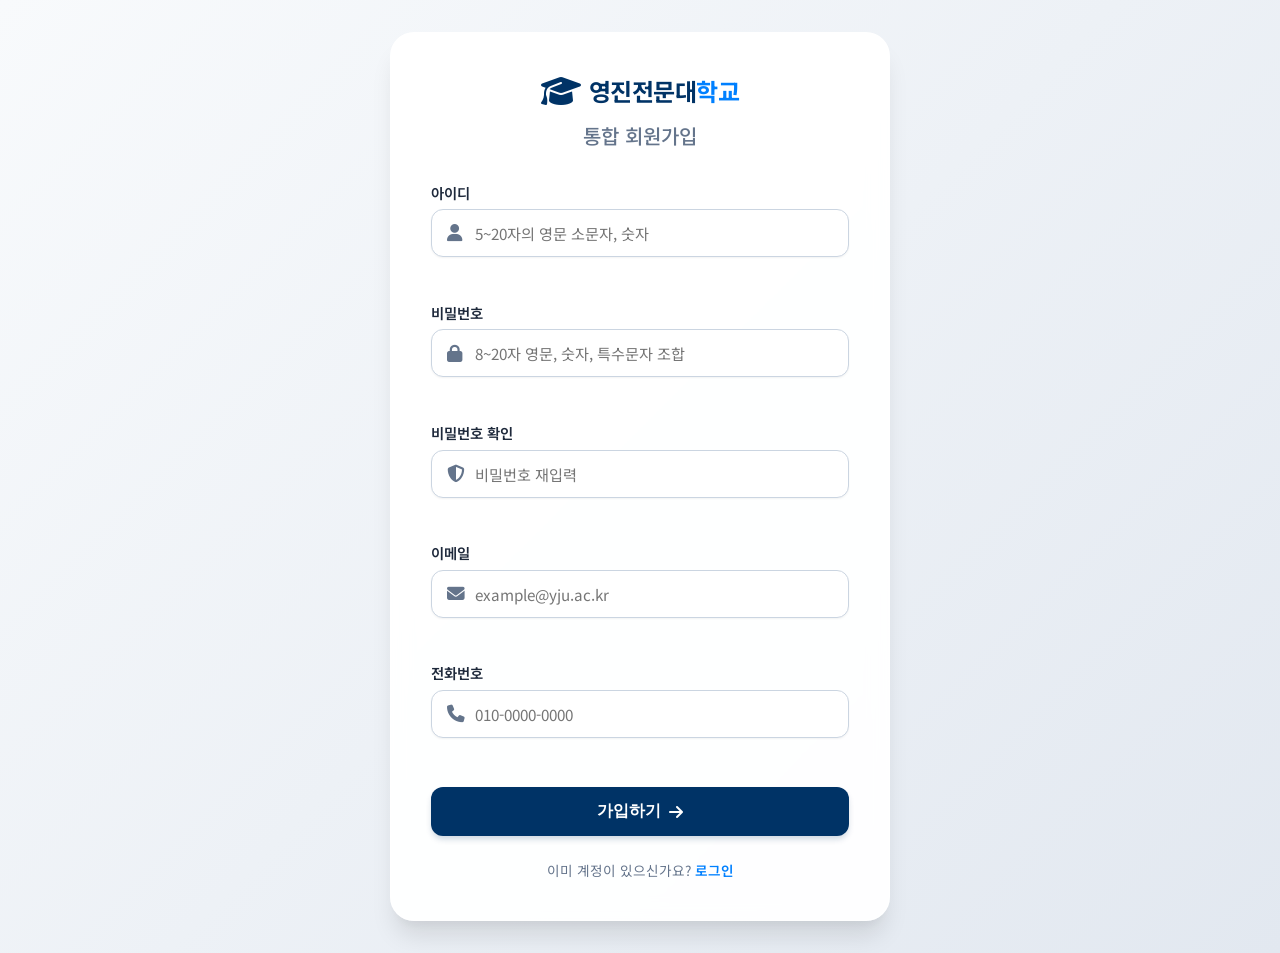
<file: index.html>
<!DOCTYPE html>
<html lang="ko">
<head>
    <meta charset="UTF-8">
    <meta name="viewport" content="width=device-width, initial-scale=1.0">
    <title>영진전문대학교 - 회원가입</title>
    <!-- Font Awesome Icons for beautiful input decorations -->
    <link rel="stylesheet" href="https://cdnjs.cloudflare.com/ajax/libs/font-awesome/6.4.0/css/all.min.css">
    <!-- Custom Style Sheet -->
    <link rel="stylesheet" href="style.css">
</head>
<body>

    <div class="container">
        <main class="card">
            <!-- Header Section -->
            <header class="header">
                <div class="logo-area">
                    <i class="fa-solid fa-graduation-cap logo-icon"></i>
                    <h1 class="logo-text">영진전문대<span>학교</span></h1>
                </div>
                <p class="title">통합 회원가입</p>
            </header>

            <!-- Signup Form -->
            <form id="signupForm" novalidate>
                
                <!-- 아이디 필드 -->
                <div class="form-group">
                    <label for="userId" class="form-label">아이디</label>
                    <div class="input-wrapper">
                        <input type="text" id="userId" class="form-input" placeholder="5~20자의 영문 소문자, 숫자" autocomplete="username" required>
                        <i class="fa-solid fa-user"></i>
                    </div>
                    <div id="userIdError" class="validation-message"></div>
                </div>

                <!-- 비밀번호 필드 -->
                <div class="form-group">
                    <label for="password" class="form-label">비밀번호</label>
                    <div class="input-wrapper">
                        <input type="password" id="password" class="form-input" placeholder="8~20자 영문, 숫자, 특수문자 조합" autocomplete="new-password" required>
                        <i class="fa-solid fa-lock"></i>
                    </div>
                    <div id="passwordError" class="validation-message"></div>
                </div>

                <!-- 비밀번호 확인 필드 -->
                <div class="form-group">
                    <label for="passwordConfirm" class="form-label">비밀번호 확인</label>
                    <div class="input-wrapper">
                        <input type="password" id="passwordConfirm" class="form-input" placeholder="비밀번호 재입력" autocomplete="new-password" required>
                        <i class="fa-solid fa-shield-halved"></i>
                    </div>
                    <div id="passwordConfirmError" class="validation-message"></div>
                </div>

                <!-- 이메일 필드 -->
                <div class="form-group">
                    <label for="email" class="form-label">이메일</label>
                    <div class="input-wrapper">
                        <input type="email" id="email" class="form-input" placeholder="example@yju.ac.kr" autocomplete="email" required>
                        <i class="fa-solid fa-envelope"></i>
                    </div>
                    <div id="emailError" class="validation-message"></div>
                </div>

                <!-- 전화번호 필드 -->
                <div class="form-group">
                    <label for="phone" class="form-label">전화번호</label>
                    <div class="input-wrapper">
                        <input type="tel" id="phone" class="form-input" placeholder="010-0000-0000" autocomplete="tel" required>
                        <i class="fa-solid fa-phone"></i>
                    </div>
                    <div id="phoneError" class="validation-message"></div>
                </div>

                <!-- 회원가입 제출 버튼 -->
                <button type="submit" class="submit-btn">
                    <span>가입하기</span>
                    <i class="fa-solid fa-arrow-right"></i>
                </button>
            </form>

            <footer class="footer-text">
                이미 계정이 있으신가요? <a href="login.html">로그인</a>
            </footer>
        </main>
    </div>

    <!-- 가입 성공 모달 (Modal Overlay & Box) -->
    <div id="successModal" class="modal-overlay">
        <section class="modal" role="dialog" aria-labelledby="modalTitle" aria-describedby="modalDesc">
            <div class="modal-icon">
                <i class="fa-solid fa-circle-check"></i>
            </div>
            <h2 id="modalTitle" class="modal-title">회원가입 완료</h2>
            <p id="modalDesc" class="modal-desc">
                영진전문대학교 통합 회원가입이 완료되었습니다.<br>
                환영합니다!
            </p>
            <button id="modalConfirmBtn" class="modal-btn">확인</button>
        </section>
    </div>

    <!-- Local Supabase JS Client library -->
    <script src="supabase.js"></script>
    <!-- Custom Logic Script -->
    <script src="script.js?v=2"></script>
</body>
</html>
</file>
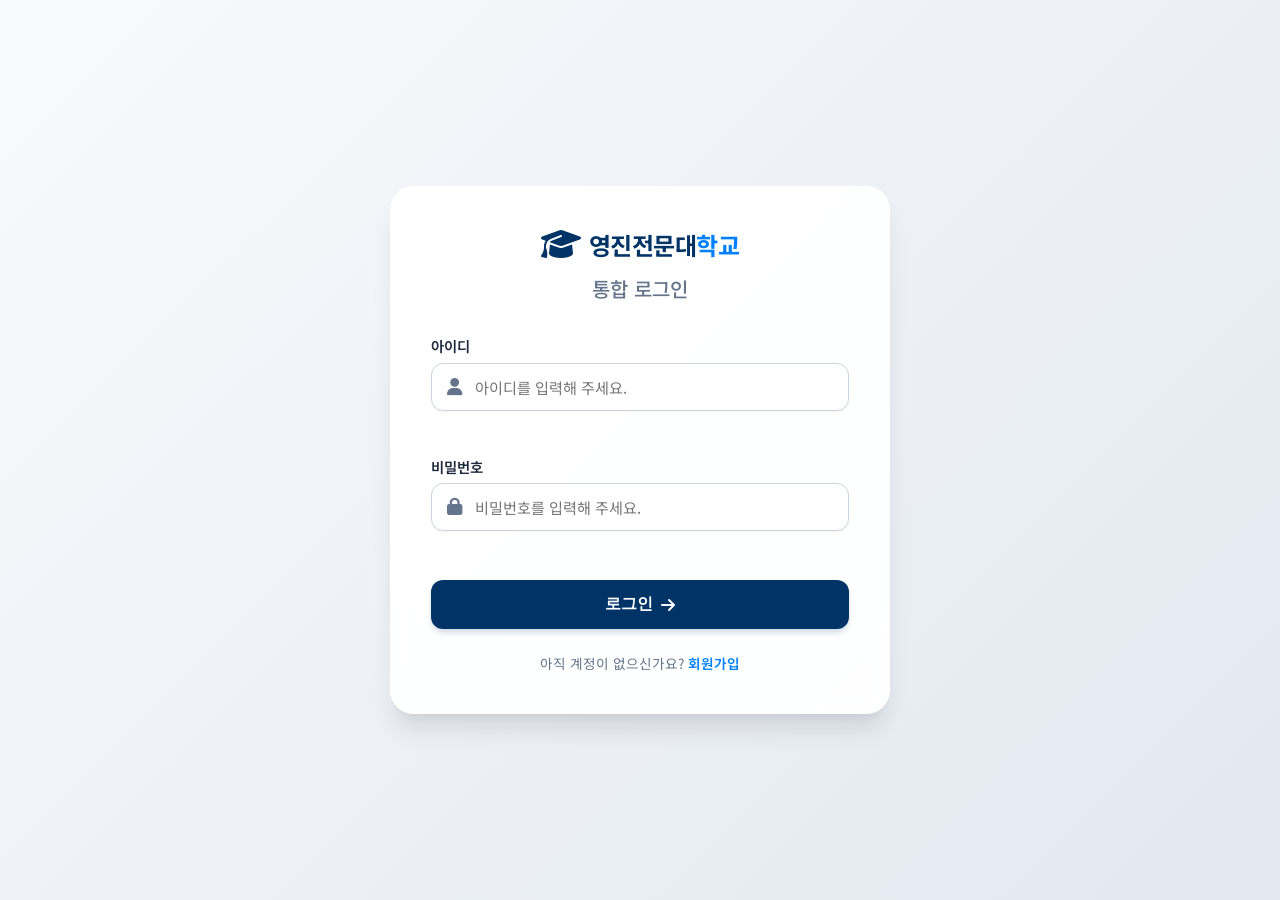
<file: login.html>
<!DOCTYPE html>
<html lang="ko">
<head>
    <meta charset="UTF-8">
    <meta name="viewport" content="width=device-width, initial-scale=1.0">
    <title>영진전문대학교 - 로그인</title>
    <!-- Font Awesome Icons for beautiful input decorations -->
    <link rel="stylesheet" href="https://cdnjs.cloudflare.com/ajax/libs/font-awesome/6.4.0/css/all.min.css">
    <!-- Custom Style Sheet -->
    <link rel="stylesheet" href="style.css">
</head>
<body>

    <div class="container">
        <main class="card">
            <!-- Header Section -->
            <header class="header">
                <div class="logo-area">
                    <i class="fa-solid fa-graduation-cap logo-icon"></i>
                    <h1 class="logo-text">영진전문대<span>학교</span></h1>
                </div>
                <p class="title">통합 로그인</p>
            </header>

            <!-- Login Form -->
            <form id="loginForm" novalidate>
                
                <!-- 아이디 필드 -->
                <div class="form-group">
                    <label for="userId" class="form-label">아이디</label>
                    <div class="input-wrapper">
                        <input type="text" id="userId" class="form-input" placeholder="아이디를 입력해 주세요." autocomplete="username" required>
                        <i class="fa-solid fa-user"></i>
                    </div>
                    <div id="userIdError" class="validation-message"></div>
                </div>

                <!-- 비밀번호 필드 -->
                <div class="form-group">
                    <label for="password" class="form-label">비밀번호</label>
                    <div class="input-wrapper">
                        <input type="password" id="password" class="form-input" placeholder="비밀번호를 입력해 주세요." autocomplete="current-password" required>
                        <i class="fa-solid fa-lock"></i>
                    </div>
                    <div id="passwordError" class="validation-message"></div>
                </div>

                <!-- 로그인 제출 버튼 -->
                <button type="submit" class="submit-btn">
                    <span>로그인</span>
                    <i class="fa-solid fa-arrow-right"></i>
                </button>
            </form>

            <footer class="footer-text">
                아직 계정이 없으신가요? <a href="index.html">회원가입</a>
            </footer>
        </main>
    </div>

    <!-- 로그인 성공 모달 (Modal Overlay & Box) -->
    <div id="successModal" class="modal-overlay">
        <section class="modal" role="dialog" aria-labelledby="modalTitle" aria-describedby="modalDesc">
            <div class="modal-icon">
                <i class="fa-solid fa-circle-check"></i>
            </div>
            <h2 id="modalTitle" class="modal-title">로그인 완료</h2>
            <p id="modalDesc" class="modal-desc">
                로그인이 성공적으로 완료되었습니다.<br>
                환영합니다!
            </p>
            <button id="modalConfirmBtn" class="modal-btn">확인</button>
        </section>
    </div>

    <!-- Local Supabase JS Client library -->
    <script src="supabase.js"></script>
    <!-- Login Logic Script -->
    <script src="login.js?v=2"></script>
</body>
</html>
</file>
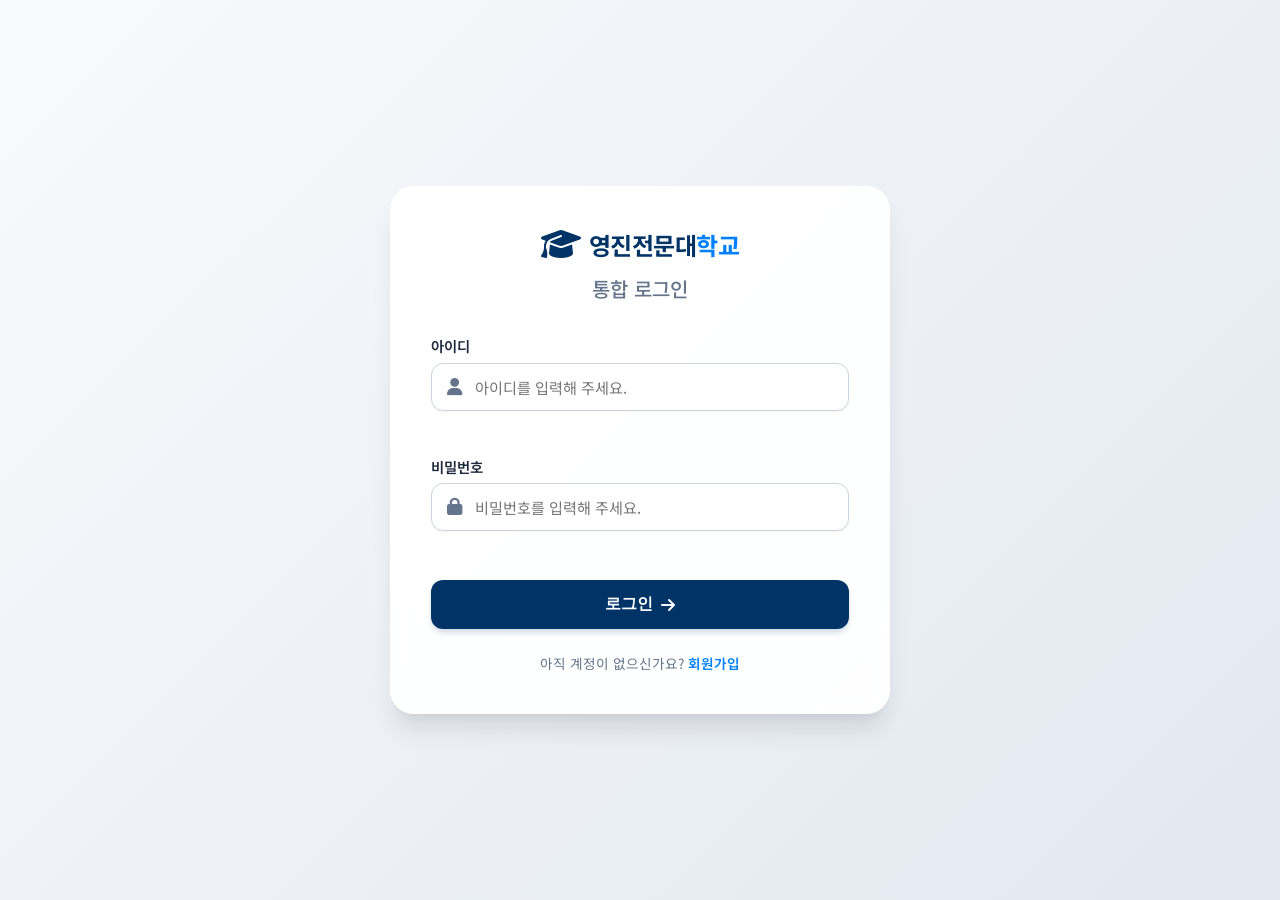
<file: welcome.html>
<!DOCTYPE html>
<html lang="ko">
<head>
    <meta charset="UTF-8">
    <meta name="viewport" content="width=device-width, initial-scale=1.0">
    <title>영진전문대학교 - 종합 정보 포털</title>
    <!-- Font Awesome Icons -->
    <link rel="stylesheet" href="https://cdnjs.cloudflare.com/ajax/libs/font-awesome/6.4.0/css/all.min.css">
    <!-- Main Style Sheet (reusing base style tokens) -->
    <link rel="stylesheet" href="style.css">
    
    <!-- 비인가 접근 제어 스크립트 (가장 먼저 실행) -->
    <script>
        (function() {
            const loggedInUser = sessionStorage.getItem('loggedInUser');
            if (!loggedInUser) {
                alert('로그인이 필요한 페이지입니다. 로그인 화면으로 이동합니다.');
                window.location.href = 'login.html';
            }
        })();
    </script>

    <style>
        /* 포털 맞춤형 추가/수정 스타일 */
        body {
            display: block; /* 기본 flex 센터 지우기 */
            padding: 0;
            margin: 0;
            background: linear-gradient(135deg, #f1f5f9 0%, #cbd5e1 100%);
            min-height: 100vh;
        }

        /* 헤더 스타일 */
        .portal-header {
            background-color: var(--yju-primary);
            color: #fff;
            padding: 1rem 2rem;
            display: flex;
            justify-content: space-between;
            align-items: center;
            box-shadow: 0 4px 6px -1px rgba(0, 0, 0, 0.1);
            position: sticky;
            top: 0;
            z-index: 100;
        }

        .portal-logo {
            display: flex;
            align-items: center;
            gap: 0.6rem;
            color: #fff;
            text-decoration: none;
        }

        .portal-logo i {
            font-size: 1.8rem;
            color: var(--yju-secondary);
        }

        .portal-logo h1 {
            font-size: 1.3rem;
            font-weight: 700;
            letter-spacing: -0.5px;
        }

        .portal-logo span {
            color: var(--yju-secondary);
        }

        .user-nav {
            display: flex;
            align-items: center;
            gap: 1.25rem;
        }

        .user-info {
            font-size: 0.95rem;
            font-weight: 500;
            display: flex;
            align-items: center;
            gap: 0.5rem;
        }

        .user-info i {
            color: var(--yju-secondary);
        }

        .user-info strong {
            color: #60a5fa;
            font-weight: 700;
        }

        .logout-btn {
            background-color: transparent;
            border: 1px solid rgba(255, 255, 255, 0.4);
            color: #fff;
            padding: 0.4rem 0.8rem;
            border-radius: 0.5rem;
            font-size: 0.85rem;
            cursor: pointer;
            display: flex;
            align-items: center;
            gap: 0.3rem;
            transition: var(--transition-smooth);
        }

        .logout-btn:hover {
            background-color: rgba(255, 255, 255, 0.15);
            border-color: #fff;
        }

        .lms-btn {
            background-color: var(--yju-secondary);
            border: 1px solid var(--yju-secondary);
            color: #fff;
            padding: 0.4rem 0.8rem;
            border-radius: 0.5rem;
            font-size: 0.85rem;
            text-decoration: none;
            display: flex;
            align-items: center;
            gap: 0.3rem;
            transition: var(--transition-smooth);
            font-weight: 600;
        }

        .lms-btn:hover {
            background-color: #0066cc;
            border-color: #0066cc;
            box-shadow: 0 0 8px rgba(0, 128, 255, 0.5);
        }

        /* 메인 컨테이너 */
        .portal-container {
            max-width: 1200px;
            margin: 2rem auto;
            padding: 0 1.5rem;
        }

        /* 히어로 환영 배너 */
        .hero-banner {
            background: linear-gradient(135deg, var(--yju-primary) 0%, #0052a3 100%);
            border-radius: 1.5rem;
            padding: 2.5rem;
            color: #fff;
            margin-bottom: 2rem;
            box-shadow: 0 10px 15px -3px rgba(0, 0, 0, 0.1);
            position: relative;
            overflow: hidden;
            display: flex;
            flex-direction: column;
            justify-content: center;
        }

        .hero-banner::after {
            content: '';
            position: absolute;
            top: -20%;
            right: -10%;
            width: 300px;
            height: 300px;
            background: radial-gradient(circle, rgba(255,255,255,0.08) 0%, rgba(255,255,255,0) 70%);
            border-radius: 50%;
        }

        .hero-banner h2 {
            font-size: 2rem;
            font-weight: 700;
            margin-bottom: 0.75rem;
            letter-spacing: -0.5px;
        }

        .hero-banner p {
            font-size: 1.05rem;
            color: #cbd5e1;
            line-height: 1.6;
        }

        /* 대시보드 그리드 구조 */
        .dashboard-grid {
            display: grid;
            grid-template-columns: 2fr 1fr;
            gap: 2rem;
        }

        @media (max-width: 1024px) {
            .dashboard-grid {
                grid-template-columns: 1fr;
            }
        }

        /* 왼쪽 주요 콘텐츠 영역 */
        .main-content {
            display: flex;
            flex-direction: column;
            gap: 2rem;
        }

        /* 오른쪽 위젯 영역 */
        .sidebar {
            display: flex;
            flex-direction: column;
            gap: 2rem;
        }

        /* 개별 대시보드 카드 스타일 */
        .dashboard-card {
            background-color: #fff;
            border-radius: 1.25rem;
            padding: 2rem;
            box-shadow: 0 4px 6px -1px rgba(0, 0, 0, 0.05), 0 2px 4px -1px rgba(0, 0, 0, 0.03);
            border: 1px solid rgba(226, 232, 240, 0.8);
            transition: var(--transition-smooth);
        }

        .dashboard-card:hover {
            transform: translateY(-2px);
            box-shadow: 0 10px 15px -3px rgba(0, 0, 0, 0.08);
        }

        .card-header {
            display: flex;
            align-items: center;
            gap: 0.5rem;
            margin-bottom: 1.25rem;
            border-bottom: 2px solid #f1f5f9;
            padding-bottom: 0.75rem;
        }

        .card-header i {
            font-size: 1.3rem;
            color: var(--yju-secondary);
        }

        .card-header h3 {
            font-size: 1.2rem;
            font-weight: 700;
            color: var(--yju-primary);
        }

        /* 학과 안내 디자인 */
        .dept-grid {
            display: grid;
            grid-template-columns: repeat(auto-fit, minmax(220px, 1fr));
            gap: 1.25rem;
        }

        .dept-item {
            background-color: #f8fafc;
            border-radius: 0.75rem;
            padding: 1.25rem;
            border: 1px solid #e2e8f0;
            transition: var(--transition-smooth);
        }

        .dept-item:hover {
            background-color: #f0fdf4;
            border-color: #bbf7d0;
        }

        .dept-title {
            font-size: 1rem;
            font-weight: 700;
            color: var(--yju-primary);
            margin-bottom: 0.5rem;
            display: flex;
            align-items: center;
            gap: 0.4rem;
        }

        .dept-title i {
            color: var(--yju-secondary);
            font-size: 0.95rem;
        }

        .dept-desc {
            font-size: 0.85rem;
            color: var(--text-muted);
            line-height: 1.5;
        }

        /* 학사 일정 타임라인 디자인 */
        .calendar-list {
            display: flex;
            flex-direction: column;
            gap: 1rem;
        }

        .calendar-item {
            display: flex;
            align-items: flex-start;
            gap: 1rem;
            padding: 0.75rem 0;
            border-bottom: 1px dotted #e2e8f0;
        }

        .calendar-item:last-child {
            border-bottom: none;
        }

        .date-badge {
            background-color: #e0f2fe;
            color: #0369a1;
            padding: 0.4rem 0.8rem;
            border-radius: 0.5rem;
            font-size: 0.8rem;
            font-weight: 700;
            min-width: 90px;
            text-align: center;
            box-shadow: 0 1px 2px rgba(3, 105, 161, 0.05);
        }

        .schedule-title {
            font-size: 0.95rem;
            font-weight: 500;
            color: var(--text-main);
            margin-top: 0.2rem;
        }

        /* 우수 취업 정보 피드 */
        .news-item {
            padding: 0.75rem 0;
            border-bottom: 1px solid #f1f5f9;
        }

        .news-item:last-child {
            border-bottom: none;
        }

        .news-tag {
            background-color: #dcfce7;
            color: #15803d;
            font-size: 0.75rem;
            font-weight: 600;
            padding: 0.2rem 0.5rem;
            border-radius: 0.25rem;
            display: inline-block;
            margin-bottom: 0.3rem;
        }

        .news-title {
            font-size: 0.9rem;
            font-weight: 600;
            color: var(--text-main);
            text-decoration: none;
            display: block;
            margin-bottom: 0.2rem;
            transition: var(--transition-smooth);
        }

        .news-title:hover {
            color: var(--yju-secondary);
        }

        .news-date {
            font-size: 0.75rem;
            color: var(--text-muted);
        }

        /* 정보 배너 카드 */
        .info-card {
            background: linear-gradient(135deg, #1e3a8a 0%, #1d4ed8 100%);
            color: #fff;
        }

        .info-card h3 {
            color: #fff;
        }

        .info-card .card-header {
            border-bottom-color: rgba(255, 255, 255, 0.15);
        }

        .info-card .card-header i {
            color: #93c5fd;
        }

        .info-list {
            display: flex;
            flex-direction: column;
            gap: 1rem;
            font-size: 0.9rem;
        }

        .info-list-item {
            display: flex;
            align-items: center;
            gap: 0.6rem;
        }

        .info-list-item i {
            color: #93c5fd;
        }

        .campus-map-btn {
            display: inline-flex;
            align-items: center;
            justify-content: center;
            gap: 0.5rem;
            background-color: #fff;
            color: #1e3a8a;
            padding: 0.6rem 1rem;
            border-radius: 0.5rem;
            text-decoration: none;
            font-size: 0.85rem;
            font-weight: 700;
            margin-top: 1rem;
            transition: var(--transition-smooth);
        }

        .campus-map-btn:hover {
            background-color: #f1f5f9;
        }

        .dept-card-link {
            text-decoration: none;
            color: inherit;
            display: block;
            outline: none;
        }
    </style>
</head>
<body>

    <!-- 포털 내비게이션 헤더 -->
    <header class="portal-header">
        <a href="welcome.html" class="portal-logo">
            <i class="fa-solid fa-graduation-cap"></i>
            <h1>영진전문대<span>학교</span></h1>
        </a>
        <nav class="user-nav">
            <div class="user-info">
                <i class="fa-solid fa-user-circle"></i>
                <span id="usernameDisplay"><strong>학습자</strong>님 환영합니다!</span>
            </div>
            <!-- Y-LMS 바로가기 버튼 추가 -->
            <a href="https://y-lms.yju.ac.kr" target="_blank" class="lms-btn">
                <i class="fa-solid fa-book-open-reader"></i> Y-LMS 바로가기
            </a>
            <button id="logoutBtn" class="logout-btn">
                <i class="fa-solid fa-right-from-bracket"></i> 로그아웃
            </button>
        </nav>
    </header>

    <!-- 포털 메인 내용 -->
    <div class="portal-container">
        
        <!-- 히어로 배너 -->
        <section class="hero-banner">
            <h2>주문식 교육의 산실, 영진전문대학교 포털</h2>
            <p>영진전문대학교 종합 정보 시스템에 접속하신 것을 환영합니다.<br>
            가입 및 로그인 절차가 완료되어 아래의 학사 정보와 계열 정보를 조회하실 수 있습니다.</p>
        </section>

        <!-- 대시보드 그리드 레이아웃 -->
        <div class="dashboard-grid">
            
            <!-- 왼쪽 주요 콘텐츠 영역 -->
            <main class="main-content">
                
                <!-- 주요 계열 및 학과 정보 카드 -->
                <section class="dashboard-card">
                    <div class="card-header">
                        <i class="fa-solid fa-school"></i>
                        <h3>주요 계열 및 학과 안내</h3>
                    </div>
                    <div class="dept-grid">
                        <a href="https://it.yju.ac.kr" target="_blank" class="dept-card-link">
                            <article class="dept-item">
                                <h4 class="dept-title"><i class="fa-solid fa-laptop-code"></i>컴퓨터정보계열</h4>
                                <p class="dept-desc">3년제 과정으로 소프트웨어 엔지니어링, 인공지능(AI), 웹/모바일 앱 개발 및 일본 IT 취업 연계 과정을 운영합니다.</p>
                            </article>
                        </a>
                        <a href="https://e-semicon.yju.ac.kr/" target="_blank" class="dept-card-link">
                            <article class="dept-item">
                                <h4 class="dept-title"><i class="fa-solid fa-microchip"></i>반도체전자계열</h4>
                                <p class="dept-desc">반도체 시스템 설계, 전자 회로, 친환경 배터리 화공소재 기술 등 첨단 IT 제조 인재를 육성합니다.</p>
                            </article>
                        </a>
                        <a href="https://mech.yju.ac.kr/" target="_blank" class="dept-card-link">
                            <article class="dept-item">
                                <h4 class="dept-title"><i class="fa-solid fa-robot"></i>AI융합기계계열</h4>
                                <p class="dept-desc">스마트 팩토리 기계 설계, 미래 모빌리티 융합 로봇 설계 등 4차 산업혁명의 핵심 기계설계 인력을 육성합니다.</p>
                            </article>
                        </a>
                        <a href="https://nursing.yju.ac.kr" target="_blank" class="dept-card-link">
                            <article class="dept-item">
                                <h4 class="dept-title"><i class="fa-solid fa-user-doctor"></i>간호학과</h4>
                                <p class="dept-desc">4년제 학사학위 과정으로 시뮬레이션 기반 첨단 임상실습과 체계적인 맞춤형 전문 간호사를 교육합니다.</p>
                            </article>
                        </a>
                    </div>
                </section>

                <!-- 2026학년도 주요 학사일정 카드 -->
                <section class="dashboard-card">
                    <div class="card-header">
                        <i class="fa-solid fa-calendar-days"></i>
                        <h3>2026학년도 주요 학사일정</h3>
                    </div>
                    <div class="calendar-list">
                        <div class="calendar-item">
                            <div class="date-badge">2026.03.03</div>
                            <div class="schedule-title">1학기 개강 및 입학</div>
                        </div>
                        <div class="calendar-item">
                            <div class="date-badge">04.21 ~ 04.27</div>
                            <div class="schedule-title">1학기 중간고사 시험 기간</div>
                        </div>
                        <div class="calendar-item">
                            <div class="date-badge">06.18 ~ 06.24</div>
                            <div class="schedule-title">1학기 기말고사 시험 기간</div>
                        </div>
                        <div class="calendar-item">
                            <div class="date-badge">06.25 ~ 08.21</div>
                            <div class="schedule-title">재학생 즐거운 하계방학</div>
                        </div>
                        <div class="calendar-item">
                            <div class="date-badge">2026.08.24</div>
                            <div class="schedule-title">2학기 개강 및 등록금 수납</div>
                        </div>
                    </div>
                </section>

            </main>

            <!-- 오른쪽 사이드바 영역 -->
            <aside class="sidebar">
                
                <!-- 취업 정보 / 캠퍼스 소식 위젯 -->
                <section class="dashboard-card">
                    <div class="card-header">
                        <i class="fa-solid fa-bullhorn"></i>
                        <h3>캠퍼스 소식</h3>
                    </div>
                    <div class="news-item">
                        <span class="news-tag">취업 지표</span>
                        <a href="https://www.yju.ac.kr" target="_blank" class="news-title">전국 전문대학 취업률 1위 달성! (주문식 교육 성과)</a>
                        <span class="news-date">2026.06.10</span>
                    </div>
                    <div class="news-item">
                        <span class="news-tag">학사 공지</span>
                        <a href="https://www.kosaf.go.kr" target="_blank" class="news-title">2026학년도 1학기 국가장학금 2차 신청 안내</a>
                        <span class="news-date">2026.05.28</span>
                    </div>
                    <div class="news-item">
                        <span class="news-tag">학과 행사</span>
                        <a href="https://it.yju.ac.kr" target="_blank" class="news-title">컴퓨터정보계열 학술제 및 프로젝트 전시회 개최</a>
                        <span class="news-date">2026.05.15</span>
                    </div>
                </section>

                <!-- 캠퍼스 위치 안내 카드 (주소 및 연락처) -->
                <section class="dashboard-card info-card">
                    <div class="card-header">
                        <i class="fa-solid fa-circle-info"></i>
                        <h3>캠퍼스 안내</h3>
                    </div>
                    <div class="info-list">
                        <div class="info-list-item">
                            <i class="fa-solid fa-location-dot"></i>
                            <span>대구광역시 북구 복현로 35 (영진전문대학교 복현캠퍼스)</span>
                        </div>
                        <div class="info-list-item">
                            <i class="fa-solid fa-phone"></i>
                            <span>입학처 전화: 053-940-5114</span>
                        </div>
                        <div class="info-list-item">
                            <i class="fa-solid fa-earth-asia"></i>
                            <span>공식 홈페이지: www.yju.ac.kr</span>
                        </div>
                    </div>
                    <a href="https://map.naver.com/v5/search/%EC%98%81%EC%A7%84%EC%A0%84%EB%AC%B8%EB%8C%80%ED%95%99%EA%B5%90" target="_blank" class="campus-map-btn">
                        <i class="fa-solid fa-map-location-dot"></i>네이버 지도에서 보기
                    </a>
                </section>

            </aside>

        </div>

    </div>

    <!-- 세션 값 주입 및 로그아웃 바인딩 스크립트 -->
    <script>
        document.addEventListener('DOMContentLoaded', () => {
            const loggedInUser = sessionStorage.getItem('loggedInUser');
            const usernameDisplay = document.getElementById('usernameDisplay');
            const logoutBtn = document.getElementById('logoutBtn');

            // 로그인 정보 표시
            if (loggedInUser && usernameDisplay) {
                usernameDisplay.innerHTML = `<strong style="color: #60a5fa;">${loggedInUser}</strong>님 환영합니다!`;
            }

            // 로그아웃 이벤트 처리
            if (logoutBtn) {
                logoutBtn.addEventListener('click', () => {
                    if (confirm('로그아웃 하시겠습니까?')) {
                        sessionStorage.removeItem('loggedInUser');
                        window.location.href = 'login.html';
                    }
                });
            }
        });
    </script>
</body>
</html>
</file>
<file: style.css>
/* Google Fonts - Noto Sans KR & Inter */
@import url('https://fonts.googleapis.com/css2?family=Inter:wght@300;400;500;600;700&family=Noto+Sans+KR:wght@300;400;500;700&display=swap');

:root {
    /* 영진전문대학교 브랜드 컬러 시스템 */
    --yju-primary: #003366;       /* 신뢰감을 주는 딥 네이비 */
    --yju-primary-hover: #002244; /* 짙은 네이비 (호버용) */
    --yju-secondary: #0080ff;     /* 밝고 경쾌한 블루 (포인트) */
    --yju-accent: #ff4d4d;        /* 경고/에러용 레드 */
    --yju-success: #2ecc71;       /* 성공 표시용 그린 */
    
    /* 뉴트럴 톤 */
    --bg-gradient-start: #f8fafc;
    --bg-gradient-end: #e2e8f0;
    --card-bg: rgba(255, 255, 255, 0.95);
    --text-main: #1e293b;
    --text-muted: #64748b;
    --border-color: #cbd5e1;
    --border-focus: #3b82f6;
    
    /* 그림자 및 효과 */
    --card-shadow: 0 20px 25px -5px rgba(0, 0, 0, 0.1), 0 10px 10px -5px rgba(0, 0, 0, 0.04);
    --input-shadow: 0 1px 2px 0 rgba(0, 0, 0, 0.05);
    --transition-smooth: all 0.3s cubic-bezier(0.4, 0, 0.2, 1);
}

* {
    margin: 0;
    padding: 0;
    box-sizing: border-box;
}

body {
    font-family: 'Noto Sans KR', 'Inter', sans-serif;
    background: linear-gradient(135deg, var(--bg-gradient-start) 0%, var(--bg-gradient-end) 100%);
    min-height: 100vh;
    display: flex;
    justify-content: center;
    align-items: center;
    padding: 2rem 1rem;
    color: var(--text-main);
}

.container {
    width: 100%;
    max-width: 500px;
    perspective: 1000px;
}

.card {
    background: var(--card-bg);
    border-radius: 1.5rem;
    padding: 2.5rem;
    box-shadow: var(--card-shadow);
    backdrop-filter: blur(10px);
    border: 1px solid rgba(255, 255, 255, 0.7);
    transform: translateY(0);
    transition: var(--transition-smooth);
}

.card:hover {
    transform: translateY(-4px);
    box-shadow: 0 25px 30px -5px rgba(0, 0, 0, 0.12), 0 15px 15px -5px rgba(0, 0, 0, 0.06);
}

/* 헤더 영역 */
.header {
    text-align: center;
    margin-bottom: 2rem;
}

.logo-area {
    display: flex;
    justify-content: center;
    align-items: center;
    gap: 0.5rem;
    margin-bottom: 0.8rem;
}

.logo-icon {
    font-size: 2rem;
    color: var(--yju-primary);
}

.logo-text {
    font-size: 1.5rem;
    font-weight: 700;
    color: var(--yju-primary);
    letter-spacing: -0.5px;
}

.logo-text span {
    color: var(--yju-secondary);
}

.title {
    font-size: 1.25rem;
    font-weight: 500;
    color: var(--text-muted);
}

/* 폼 디자인 */
.form-group {
    margin-bottom: 1.25rem;
    position: relative;
}

.form-label {
    display: block;
    margin-bottom: 0.4rem;
    font-size: 0.9rem;
    font-weight: 600;
    color: var(--text-main);
    transition: var(--transition-smooth);
}

.input-wrapper {
    position: relative;
    display: flex;
    align-items: center;
}

.input-wrapper i {
    position: absolute;
    left: 1rem;
    color: var(--text-muted);
    font-size: 1.1rem;
    transition: var(--transition-smooth);
}

.form-input {
    width: 100%;
    padding: 0.75rem 1rem 0.75rem 2.7rem;
    border: 1.5px solid var(--border-color);
    border-radius: 0.75rem;
    font-size: 0.95rem;
    font-family: inherit;
    color: var(--text-main);
    background-color: #fff;
    box-shadow: var(--input-shadow);
    outline: none;
    transition: var(--transition-smooth);
}

/* 포커스 효과 */
.form-input:focus {
    border-color: var(--border-focus);
    box-shadow: 0 0 0 4px rgba(59, 130, 246, 0.15);
}

.form-input:focus + i {
    color: var(--yju-secondary);
}

/* 유효성 메시지 */
.validation-message {
    font-size: 0.8rem;
    margin-top: 0.35rem;
    min-height: 1.2rem;
    display: flex;
    align-items: center;
    gap: 0.25rem;
    opacity: 0;
    transform: translateY(-5px);
    transition: var(--transition-smooth);
}

.validation-message.error {
    color: var(--yju-accent);
    opacity: 1;
    transform: translateY(0);
}

.validation-message.success {
    color: var(--yju-success);
    opacity: 1;
    transform: translateY(0);
}

/* 버튼 디자인 */
.submit-btn {
    width: 100%;
    padding: 0.9rem;
    background-color: var(--yju-primary);
    color: #fff;
    border: none;
    border-radius: 0.75rem;
    font-size: 1rem;
    font-weight: 700;
    cursor: pointer;
    box-shadow: 0 4px 6px -1px rgba(0, 51, 102, 0.2);
    transition: var(--transition-smooth);
    display: flex;
    justify-content: center;
    align-items: center;
    gap: 0.5rem;
    margin-top: 1.5rem;
}

.submit-btn:hover {
    background-color: var(--yju-primary-hover);
    box-shadow: 0 10px 15px -3px rgba(0, 51, 102, 0.3);
    transform: translateY(-1px);
}

.submit-btn:active {
    transform: translateY(1px);
}

/* 푸터 및 링크 */
.footer-text {
    text-align: center;
    margin-top: 1.5rem;
    font-size: 0.85rem;
    color: var(--text-muted);
}

.footer-text a {
    color: var(--yju-secondary);
    text-decoration: none;
    font-weight: 600;
    transition: var(--transition-smooth);
}

.footer-text a:hover {
    text-decoration: underline;
}

/* 성공 모달창 */
.modal-overlay {
    position: fixed;
    top: 0;
    left: 0;
    right: 0;
    bottom: 0;
    background-color: rgba(15, 23, 42, 0.6);
    backdrop-filter: blur(4px);
    display: flex;
    justify-content: center;
    align-items: center;
    z-index: 1000;
    opacity: 0;
    pointer-events: none;
    transition: var(--transition-smooth);
}

.modal-overlay.active {
    opacity: 1;
    pointer-events: auto;
}

.modal {
    background: #fff;
    border-radius: 1.5rem;
    width: 90%;
    max-width: 400px;
    padding: 2.5rem;
    text-align: center;
    box-shadow: 0 25px 50px -12px rgba(0, 0, 0, 0.25);
    transform: scale(0.9) translateY(20px);
    transition: var(--transition-smooth);
}

.modal-overlay.active .modal {
    transform: scale(1) translateY(0);
}

.modal-icon {
    width: 60px;
    height: 60px;
    background-color: rgba(46, 204, 113, 0.1);
    color: var(--yju-success);
    border-radius: 50%;
    display: flex;
    justify-content: center;
    align-items: center;
    font-size: 2rem;
    margin: 0 auto 1.5rem;
}

.modal-title {
    font-size: 1.4rem;
    font-weight: 700;
    margin-bottom: 0.75rem;
    color: var(--text-main);
}

.modal-desc {
    font-size: 0.95rem;
    color: var(--text-muted);
    line-height: 1.5;
    margin-bottom: 1.5rem;
}

.modal-btn {
    padding: 0.75rem 2rem;
    background-color: var(--yju-primary);
    color: #fff;
    border: none;
    border-radius: 0.5rem;
    font-size: 0.95rem;
    font-weight: 600;
    cursor: pointer;
    transition: var(--transition-smooth);
}

.modal-btn:hover {
    background-color: var(--yju-primary-hover);
}

/* 반응형 모바일 최적화 */
@media (max-width: 480px) {
    .card {
        padding: 1.5rem;
    }
    
    .logo-text {
        font-size: 1.3rem;
    }
    
    .title {
        font-size: 1.1rem;
    }
}
</file>
